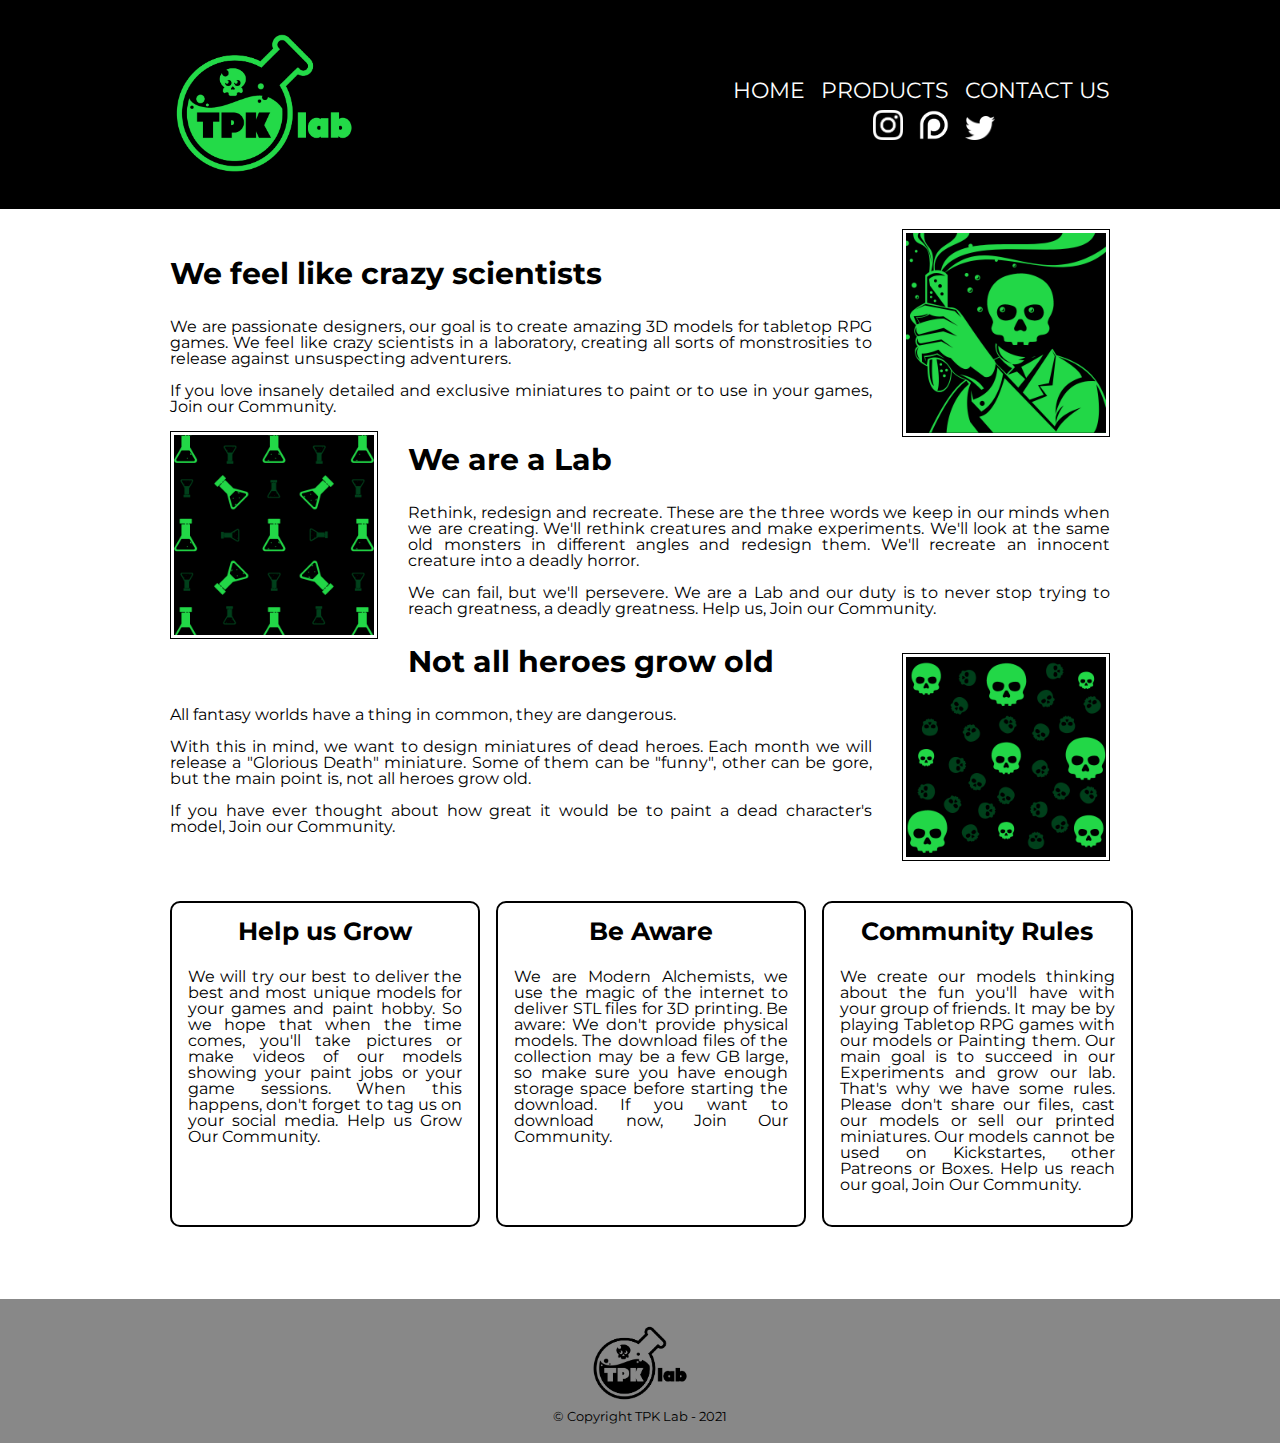
<file: index.html>
<!DOCTYPE html>
<html lang="pt-br">
    <head>
        <title>TPK Lab - Home</title>

        <meta charset="UTF-8">
        
        <link rel="stylesheet" href="reset.css">
        <link rel="stylesheet" href="style.css">
        <link href="https://fonts.googleapis.com/css2?family=Montserrat&display=swap" rel="stylesheet">
    </head>
    <body>
        <header class="header">
            <div class="box">
                <h1><img src="logo-verde.png" class="logo-header" alt="TPK Lab's logo."></h1>
                <nav>
                    <ul class="lista-nav">
                        <li class="item-escrito"><a href="index.html">home</a></li>
                        <li class="item-escrito"><a href="products.html">products</a></li>
                        <li class="item-escrito"><a href="contact.html">contact us</a></li>
                    </ul>
                    <ul class="iconlist-nav">
                        <li class="icone-nav"><a href="https://instagram.com/tpklabofficial"><img class="logo-social" src="instagram-logo-branco.png"></a></li>
                        <li class="icone-nav"><a href="https://patreon.com/tpklab"><img class="logo-social" src="patreon-logo-branco.png"></a></li>
                        <li class="icone-nav"><a href="https://twitter.com"><img class="logo-social" src="twitter-logo-branco.png"></a></li>
                    </ul>
                </nav>
            </div>
        </header>

        <main class="index-main">
            <section class="principal">
                <img class="img-1" src="cientista.png" alt="Crazy scientist.">
                <h2 class="subtitulo">We feel like crazy scientists</h2>
                <p>We are passionate designers, our goal is to create amazing 3D models for tabletop RPG games. We feel like crazy scientists in a laboratory, creating all sorts of monstrosities to release against unsuspecting adventurers.</p>
                <p>If you love insanely detailed and exclusive miniatures to paint or to use in your games, Join our Community.</p>

                <img class="img-2" src="containers.png" alt="Scientific containers">
                <h2 class="subtitulo">We are a Lab</h2>
                <p>Rethink, redesign and recreate. These are the three words we keep in our minds when we are creating. We'll rethink creatures and make experiments. We'll look at the same old monsters in different angles and redesign them. We'll recreate an innocent creature into a deadly horror. 
                <p>We can fail, but we'll persevere. We are a Lab and our duty is to never stop trying to reach greatness, a deadly greatness. Help us, Join our Community.</p>

                <img class="img-3" src="caveiras.png" alt="A lot of skulls.">
                <h2 class="subtitulo">Not all heroes grow old</h2>
                <p>All fantasy worlds have a thing in common, they are dangerous.</p>
                <p>With this in mind, we want to design miniatures of dead heroes. Each month we will release a "Glorious Death" miniature. Some of them can be "funny", other can be gore, but the main point is, not all heroes grow old.</p>
                <p>If you have ever thought about how great it would be to paint a dead character's model, Join our Community.</p>
            </section>
            <section class="secundaria">
                <div class="box-1">
                    <h3 class="subtitulo-box">Help us Grow</h3>
                    <p>We will try our best to deliver the best and most unique models for your games and paint hobby. So we hope that when the time comes, you'll take pictures or make videos of our models showing your paint jobs or your game sessions. When this happens, don't forget to tag us on your social media. Help us Grow Our Community.</p>
                </div>
                <div class="box-2">
                    <h3 class="subtitulo-box">Be Aware</h3>
                    <p>We are Modern Alchemists, we use the magic of the internet to deliver STL files for 3D printing. Be aware: We don't provide physical models. The download files of the collection may be a few GB large, so make sure you have enough storage space before starting the download. If you want to download now, Join Our Community.</p>
                </div>
                <div class="box-3">
                    <h3 class="subtitulo-box">Community Rules</h3>
                    <p>We create our models thinking about the fun you'll have with your group of friends. It may be by playing Tabletop RPG games with our models or Painting them. Our main goal is to succeed in our Experiments and grow our lab. That's why we have some rules. Please don't share our files, cast our models or sell our printed miniatures. Our models cannot be used on Kickstartes, other Patreons or Boxes. Help us reach our goal, Join Our Community.</p>
                </div>
            </section>
        </main>

        <footer>
            <img class="footer-logo" src="logo-preto.png">
            <p>&copy; Copyright TPK Lab - 2021</p>
        </footer>
    </body>
</html>
</file>
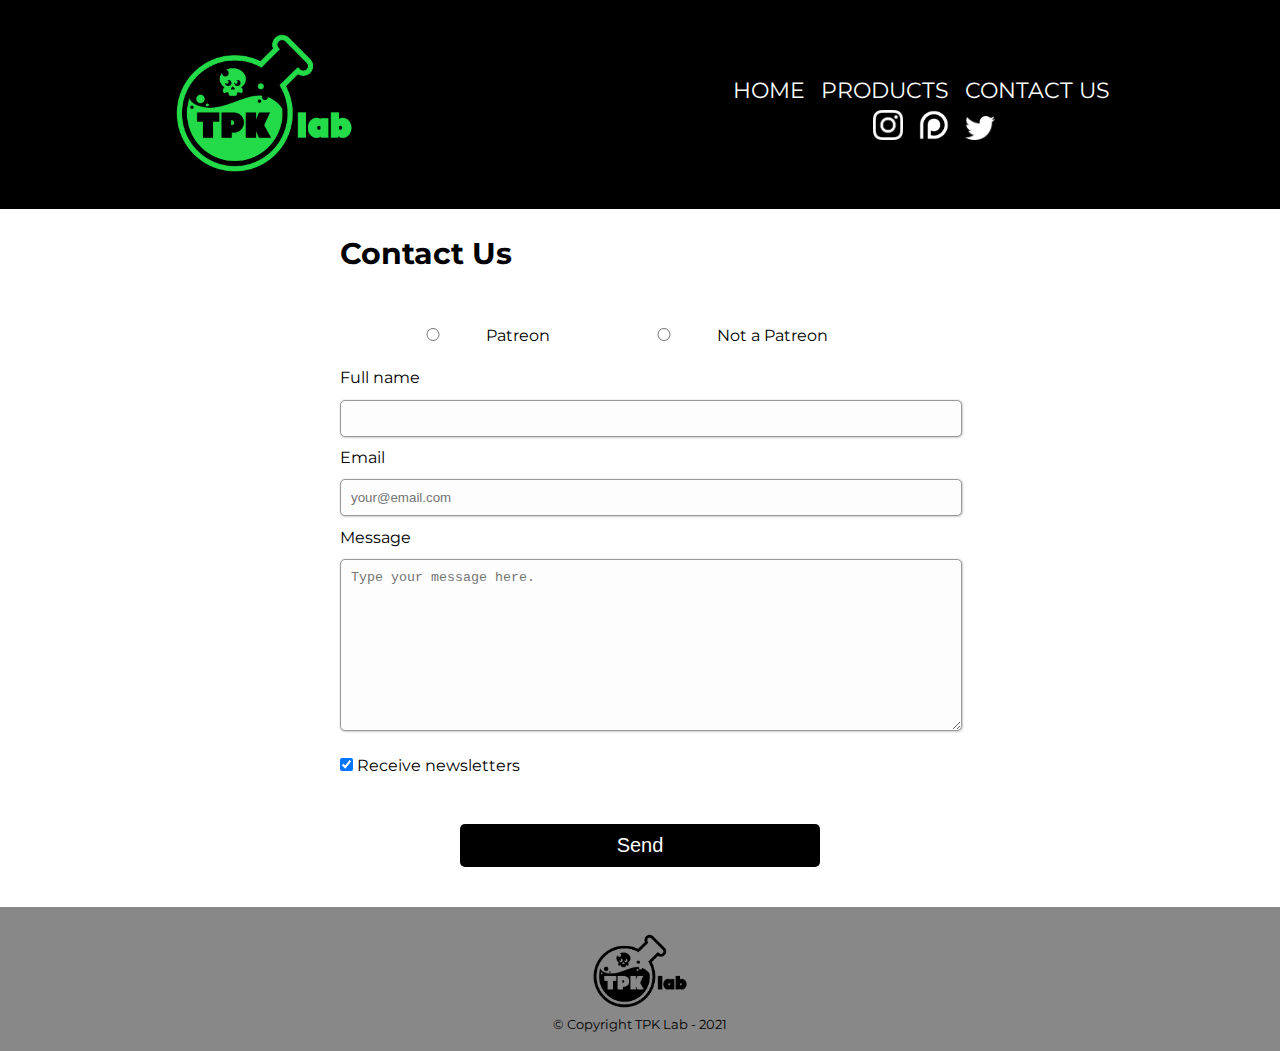
<file: contact.html>
<!DOCTYPE html>
<html lang="pt-br">
    <head>
        <title>TPK Lab - Home</title>

        <meta charset="UTF-8">
        
        <link rel="stylesheet" href="reset.css">
        <link rel="stylesheet" href="style.css">
        <link href="https://fonts.googleapis.com/css2?family=Montserrat&display=swap" rel="stylesheet">
    </head>
    <body>
        <header class="header">
            <div class="box">
                <h1><img src="logo-verde.png" class="logo-header" alt="TPK Lab's logo."></h1>
                <nav>
                    <ul class="lista-nav">
                        <li class="item-escrito"><a href="index.html">home</a></li>
                        <li class="item-escrito"><a href="products.html">products</a></li>
                        <li class="item-escrito"><a href="contact.html">contact us</a></li>
                    </ul>
                    <ul class="iconlist-nav">
                        <li class="icone-nav"><a href="https://instagram.com/tpklabofficial"><img class="logo-social" src="instagram-logo-branco.png"></a></li>
                        <li class="icone-nav"><a href="https://patreon.com/tpklab"><img class="logo-social" src="patreon-logo-branco.png"></a></li>
                        <li class="icone-nav"><a href="https://twitter.com"><img class="logo-social" src="twitter-logo-branco.png"></a></li>
                    </ul>
                </nav>
            </div>
        </header>
        <main>
            <form>
                <h2 class="subtitulo">Contact Us</h2>
                <fieldset>
                    <label for="patreon" class="input-radio"><input type="radio" name="patreon" value="patreon" class="input-radio" id="patreon">Patreon</label>
                    <label for="not-patreon" class="input-radio"><input type="radio" name="patreon" value="not-patreon" class="input-radio" id="not-patreon">Not a Patreon</label>
                </fieldset>

                <label for="name">Full name</label>
                <input type="text" id="name" class="input" required>

                <label for="email" >Email</label>
                <input type="email" id="email" placeholder="your@email.com" class="input" required>

                <label for="message">Message</label>
                <textarea cols="72" rows="10" id="message" class="input" placeholder="Type your message here." required></textarea>

                <label for="checkbox"><input type="checkbox" id="checkbox" class="checkbox" checked> Receive newsletters</label>

                <input type="submit" class="button" value="Send">
            </form>
        </main>
        <footer>
            <img class="footer-logo" src="logo-preto.png">
            <p>&copy; Copyright TPK Lab - 2021</p>
        </footer>
    </body>
</html>
</file>
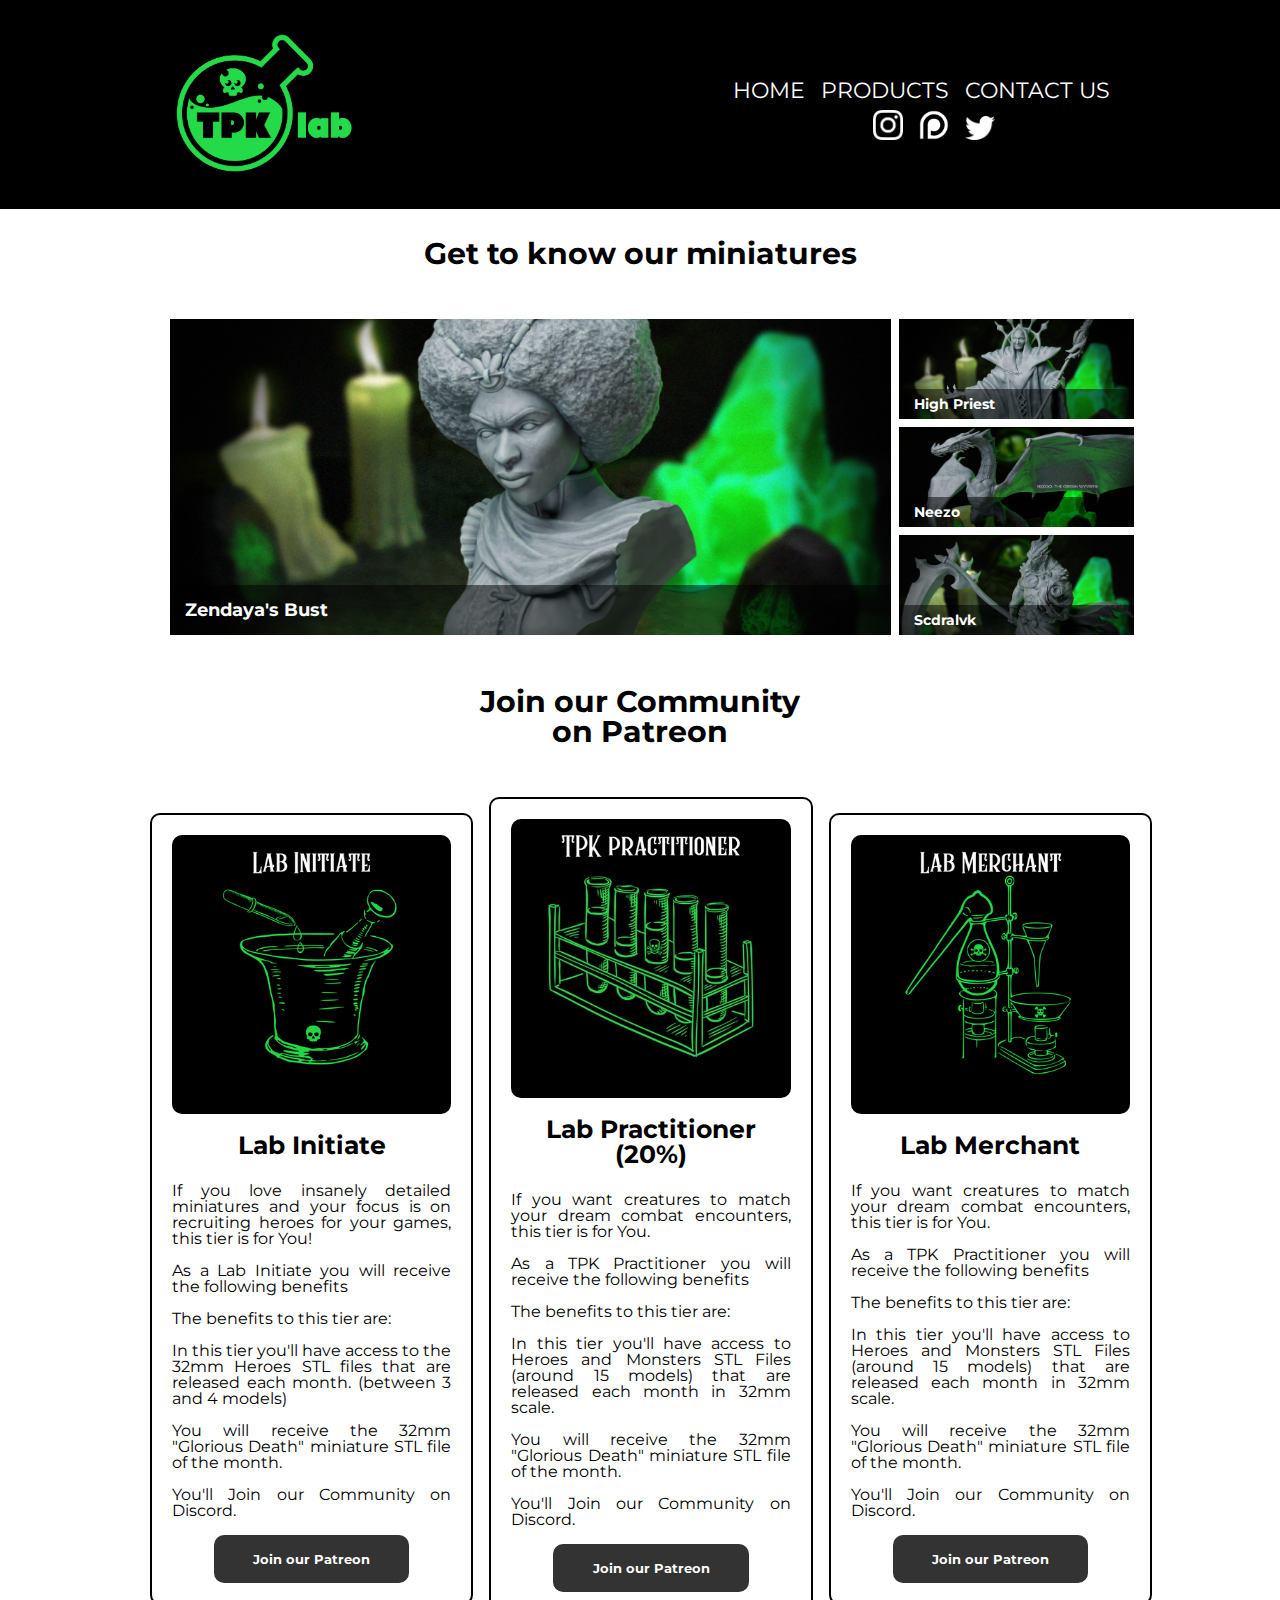
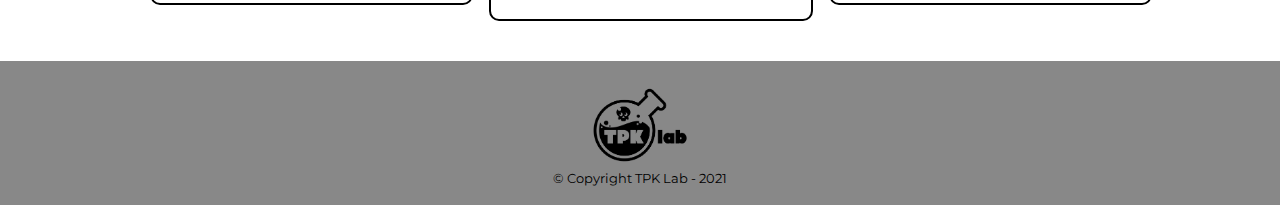
<file: products.html>
<!DOCTYPE html>
<html lang="pt-br">
    <head>
        <title>TPK Lab - Home</title>

        <meta charset="UTF-8">
        
        <link rel="stylesheet" href="reset.css">
        <link rel="stylesheet" href="style.css">
        <link href="https://fonts.googleapis.com/css2?family=Montserrat&display=swap" rel="stylesheet">
    </head>
    <body>
        <header class="header">
            <div class="box">
                <h1><img src="logo-verde.png" class="logo-header" alt="TPK Lab's logo."></h1>
                <nav>
                    <ul class="lista-nav">
                        <li class="item-escrito"><a href="index.html">home</a></li>
                        <li class="item-escrito"><a href="products.html">products</a></li>
                        <li class="item-escrito"><a href="contact.html">contact us</a></li>
                    </ul>
                    <ul class="iconlist-nav">
                        <li class="icone-nav"><a href="https://instagram.com/tpklabofficial"><img class="logo-social" src="instagram-logo-branco.png"></a></li>
                        <li class="icone-nav"><a href="https://patreon.com/tpklab"><img class="logo-social" src="patreon-logo-branco.png"></a></li>
                        <li class="icone-nav"><a href="https://twitter.com"><img class="logo-social" src="twitter-logo-branco.png"></a></li>
                    </ul>
                </nav>
            </div>
        </header>
        <main>
            <h2 class="subtitulo-produtos">Get to know our miniatures</h2>
            <section class="miniatures">
                <div class="destaques">
                    <img src="busto2-cropped.png">
                    <h3 class="titulo-destaque"><a href="https://www.patreon.com/tpklab">Zendaya's Bust</a></h3>
                </div>
                <div class="destaques">
                    <img src="mini-1-cropped.png">
                    <h4 class="titulo-destaque"><a href="https://www.patreon.com/tpklab">High Priest</a></h3>
                </div>
                <div class="destaques">
                    <img src="mini-2-cropped.png">
                    <h4 class="titulo-destaque"><a href="https://www.patreon.com/tpklab">Neezo</a></h3>
                </div>
                <div class="destaques">
                    <img src="mini-3-cropped.png">
                    <h4 class="titulo-destaque"><a href="https://www.patreon.com/tpklab">Scdralvk</a></h3>
                </div>
            </section>
            <h2 class="subtitulo-produtos">Join our Community<br>on Patreon</h2>
            <section class="patreon-levels">
                <div class="level-1">
                    <img src="level-1.png">
                    <h3 class="subtitulo-box">Lab Initiate</h3>
                    <p>If you love insanely detailed miniatures and your focus is on recruiting heroes for your games, this tier is for You!

                    <p>As a Lab Initiate you will receive the following benefits</p>
                    
                    <p>The benefits to this tier are:</p>
                    <p>In this tier you'll have access to the 32mm Heroes STL files that are released each month. (between 3 and 4 models)</p>
                    <p>You will receive the 32mm "Glorious Death" miniature STL file of the month.</p>
                    <p>You'll Join our Community on Discord.</p>
                    <a href="https://www.patreon.com/tpklab"><button class="patreon-button" type="button">Join our Patreon</button></a>
                </div>
                <div class="level-2">
                    <img src="level-2.jpg">
                    <h3 class="subtitulo-box">Lab Practitioner (20%)</h3>
                    <p>If you want creatures to match your dream combat encounters, this tier is for You.</p>

                    <p>As a TPK Practitioner you will receive the following benefits</p>
                    
                    <p>The benefits to this tier are:</p>
                    <p>In this tier you'll have access to Heroes and Monsters STL Files (around 15 models) that are released each month in 32mm scale.</p>
                    <p>You will receive the 32mm "Glorious Death" miniature STL file of the month.</p> 
                    <p>You'll Join our Community on Discord.</p>
                    <a href="https://www.patreon.com/tpklab"><button class="patreon-button" type="button">Join our Patreon</button></a>
                </div>
                <div class="level-3">
                    <img src="level-3.png">
                    <h3 class="subtitulo-box">Lab Merchant</h3>
                    <p>If you want creatures to match your dream combat encounters, this tier is for You.</p>

                    <p>As a TPK Practitioner you will receive the following benefits</p>
                    
                    <p>The benefits to this tier are:</p>
                    <p>In this tier you'll have access to Heroes and Monsters STL Files (around 15 models) that are released each month in 32mm scale.</p>
                    <p>You will receive the 32mm "Glorious Death" miniature STL file of the month.</p>
                    <p>You'll Join our Community on Discord.</p>
                    <a href="https://www.patreon.com/tpklab"><button class="patreon-button" type="button">Join our Patreon</button></a>
                </div>
            </section>
        </main>
        <footer>
            <img class="footer-logo" src="logo-preto.png">
            <p>&copy; Copyright TPK Lab - 2021</p>
        </footer>
    </body>
</html>
</file>
<file: style.css>
body {
    font-family: 'Montserrat', sans-serif;
    max-width: 100%;
}

/*HEADER*/

.header {
    width: calc(100% - 40px);
    background: repeat-x #000000;
    padding: 20px;
}

.box {
    width: 940px;
    margin: 0 auto;
    position: relative;
}

.logo-header {
    width: 20%;
}

.lista-nav {
    font-size: 22px;
    text-transform: uppercase;
    position: absolute;
    right: 0;
    top: 60px;
}

.item-escrito {
    display: inline-block;
    margin-left: 10px;
}

.iconlist-nav {
    font-size: 22px;
    text-transform: uppercase;
    position: absolute;
    right: 115px;
    top: 90px;
}

.icone-nav {
    display: inline-block;
    margin-left: 10px;
}

.logo-social {
    width: 30px;
}

a {
    text-decoration: none;
    color: #fdfdfd;
}

/*PRINCIPAL*/

.index-main {
    width: 100%;
    margin: none;
}

.principal {
    width: 940px;
    margin: 0 auto;
    padding: 20px;
}

.principal img {
    padding: .2em;
    border: 1px solid #000000;
}

.principal img:hover {
    box-shadow: 1px 1px 10px rgba(0,0,0,0.5);
}

.img-1 {
    width: 200px;
    float: right; 
    margin: 0 0 20px 30px;
}

.img-2 {
    width: 200px;
    float: left; 
    margin: 0 30px 20px 0;
}

.img-3 {
    width: 200px;
    float: right; 
    margin: 20px 0 20px 30px;
}

.subtitulo {
    font-size: 30px;
    margin: 1em 0;
    font-weight: bold;
}

.principal p {
    text-align: justify;
    margin-bottom: 1em;
}

/*SECUNDÁRIA*/

.secundaria {
    clear: right;
    width: 940px;
    height: auto;
    margin: auto;
    padding: 20px;
    display: grid;
    grid-template-areas: "conteudo-1" "conteudo-2" "conteudo-3";
    grid-template-columns: 33% 33% 33%;
    grid-template-rows: auto;
    grid-gap: 1em;
}

.subtitulo-box {
    font-size: 25px;
    margin: 0 0 1em 0;
    font-weight: bold;
    text-align: center;
}

.secundaria p {
    text-align: justify;
    margin-bottom: 1em;
}

.box-1 {
    grid-column: 1 / 2;
    padding: 1em;
    border: 2px solid #000000;
    border-radius: 10px;
    text-align: justify;
}

.box-2 {
    grid-column: 2 / 3;
    padding: 1em;
    border: 2px solid #000000;
    border-radius: 10px;
    text-align: justify;
}

.box-3 {
    grid-column: 3 / 3;
    padding: 1em;
    border: 2px solid #000000;
    border-radius: 10px;
    text-align: justify;
}

.box-1:hover, .box-2:hover, .box-3:hover {
    border: 3px solid #1faa00;
    transform: scale(1.03);
}

/*FOOTER*/

footer {
    clear: right;
    width: calc(100% - 40px);
    margin-top: 20px;
    text-align: center;
    background: #888888;
    padding: 20px;
}

.footer-logo {
    width: 100px;
}

footer p {
    font-size: 13px;
}

/*PRODUTOS*/

.subtitulo-produtos {
    font-size: 30px;
    margin: 1em 0;
    font-weight: bold;
    text-align: center;
}

.miniatures {
    width: 940px;
    height: 300px;
    margin: auto;
    padding: 20px;
    display: grid;
    grid-template-columns: 25% 25% 25% 25%;
    grid-template-rows: 33.33% 33.33% 33.33%;
    grid-gap: .5em;
    margin-bottom: 3em;
}

.miniatures .destaques:first-child {
    position: relative;
    grid-column: 1 / 4;
    grid-row: 1 / 4;
}

.miniatures .destaques:nth-child(2) {
    position: relative;
    grid-column: 4 / 4;
    grid-row: 1 / 2;
}

.miniatures .destaques:nth-child(3) {
    position: relative;
    grid-column: 4 / 4;
    grid-row: 2 / 3;
}

.miniatures .destaques:last-child {
    position: relative;
    grid-column: 4 / 4;
    grid-row: 3 / 3;
}

.destaques img {
    background: cover no-repeat center center fixed;
    max-height: 100%;
    width: 100%;
}

.destaques h3 {
    position: relative;
    top: -53px;
    display: flex;
    flex-wrap: wrap;
    color: #fdfdfd;
    font-weight: bold;
    font-size: 18px;
    align-items: center;
    background: rgba(0,0,0,0.5);
    height: 50px;
    width: calc(100% - 15px);
    padding-left: 15px;
}

.destaques h4 {
    position: relative;
    top: -33px;
    display: flex;
    flex-wrap: wrap;
    color: #fdfdfd;
    font-weight: bold;
    font-size: 14px;
    align-items: center;
    background: rgba(0,0,0,0.5);
    height: 30px;
    width: calc(100% - 15px);
    padding-left: 15px;
}

.destaques:hover {
    transform: scale(1.02)
}

.patreon-levels {
    width: 980px;
    height: auto;
    margin: auto;
    padding: 20px;
    display: grid;
    grid-template-areas: "level-1" "level-2" "level-3";
    grid-template-columns: 33% 33% 33%;
    grid-template-rows: auto;
    grid-gap: 1em;
}

.level-1 {
    grid-column: 1 / 2;
    grid-row: 2 / 3;
    border: 2px solid #000000;
    border-radius: 10px;
    padding: 20px;
    text-align: justify;
}

.level-2 {
    grid-column: 2 / 3;
    grid-row: 1 / 4;
    border: 2px solid #000000;
    border-radius: 10px;
    padding: 20px;
    text-align: justify;
}

.level-3 {
    grid-column: 3 / 3;
    grid-row: 2 / 3;
    border: 2px solid #000000;
    border-radius: 10px;
    padding: 20px;
    text-align: justify;
}

.level-1 img, .level-2 img, .level-3 img {
    width: 100%;
    text-align: center;
    border-radius: 10px;
    margin-bottom: 1em;
}

.patreon-levels p {
    margin-bottom: 1em;
}

.patreon-button {
    font-family: Montserrat, sans-serif;
    text-align: center;
    width: 70%;
    margin-left: 15%;
    padding: 1.2em;
    border: none;
    border-radius: 10px;
    background: #333333;
    color: #fdfdfd;
    font-weight: bold;
}

.patreon-button:hover {
    background: #1faa00;
    cursor: pointer;
    box-shadow: 2px 2px 10px rgba(0,0,0,0.5)
}

.level-1:hover, .level-2:hover, .level-3:hover {
    border: 3px solid #1faa00;
    transform: scale(1.02);
}

/*CONTATO*/

form {
    width: 600px;
    margin: auto;
}

.input-radio {
    display: inline-block;
    width: 40%;
    text-align: center;
    margin: 1em 5px;
    justify-content: space-between;
}

.input {
    display: block;
    width: 100%;
    padding: 10px;
    border: .5px solid #999999;
    border-radius: 5px;
    background-color: #fdfdfd;
    margin: 1em 0;
    box-shadow: .2px .2px 2px rgba(0,0,0,0.2)
}

.checkbox {
    display: inline-block;
    margin: 1em auto;
}

.button {
    display: block;
    width: 60%;
    margin: 2em auto;
    padding: 10px;
    font-size: 20px;
    border: none;
    border-radius: 5px;
    background-color: #000000;
    color: #fdfdfd;
    transition: .5s all;
}

.button:hover {
    background-color: #1faa00;
    transform: scale(1.02);
    cursor: pointer;
}
</file>
